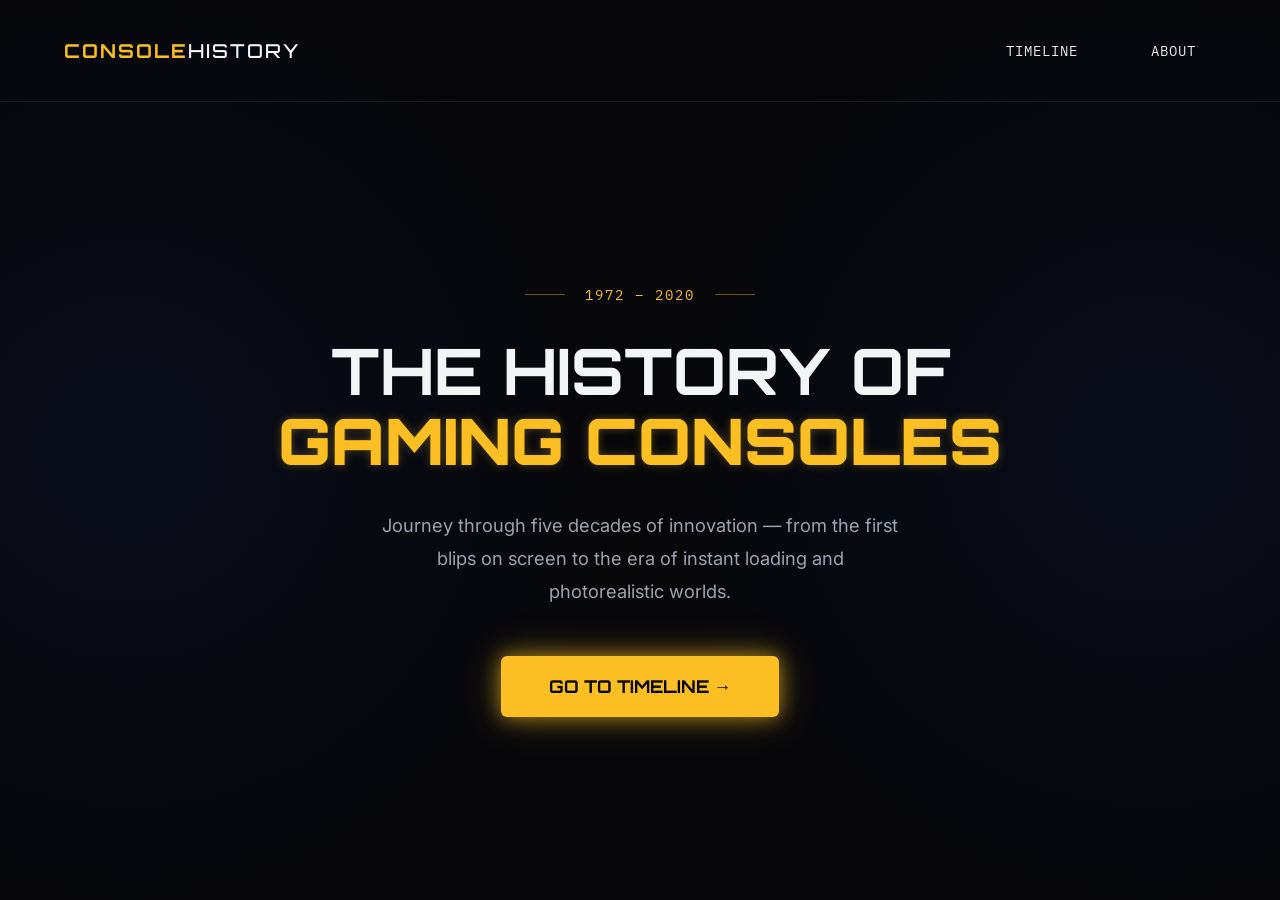
<file: index.html>
<!DOCTYPE html>
<html lang="en">
<head>
    <meta charset="UTF-8">
    <meta name="viewport" content="width=device-width, initial-scale=1.0">
    <title>History of Games - Welcome</title>
    <!-- Google Fonts for Typography -->
    <link rel="preconnect" href="https://fonts.googleapis.com">
    <link rel="preconnect" href="https://fonts.gstatic.com" crossorigin>
    <link href="https://fonts.googleapis.com/css2?family=IBM+Plex+Mono:wght@400;500;600&family=JetBrains+Mono:wght@400;700&family=Orbitron:wght@500;700;900&family=Inter:wght@300;400;600&display=swap" rel="stylesheet">
    <link rel="stylesheet" href="style.css">
    <link rel="stylesheet" href="landing.css">
</head>
<body class="landing-body">
    <!-- Header Navigation -->
    <header class="top-header">
        <a href="index.html" class="logo" style="text-decoration:none;">CONSOLE<span>HISTORY</span></a>
        <nav class="nav-links">
            <a href="timeline.html">Timeline</a>
            <a href="about.html">About</a>
        </nav>
    </header>

    <main class="landing-container">
        <div class="landing-content">
            <div class="landing-years">1972 &ndash; 2020</div>
            <h1 class="landing-title">
                <span class="landing-title-white">The History of</span><br>
                <span class="landing-title-yellow">Gaming Consoles</span>
            </h1>
            <p class="landing-subtitle">
                Journey through five decades of innovation &mdash; from the first<br>
                blips on screen to the era of instant loading and<br>
                photorealistic worlds.
            </p>
            <a href="timeline.html" class="cta-button landing-btn">Go to Timeline &rarr;</a>
        </div>
    </main>
</body>
</html>
</file>
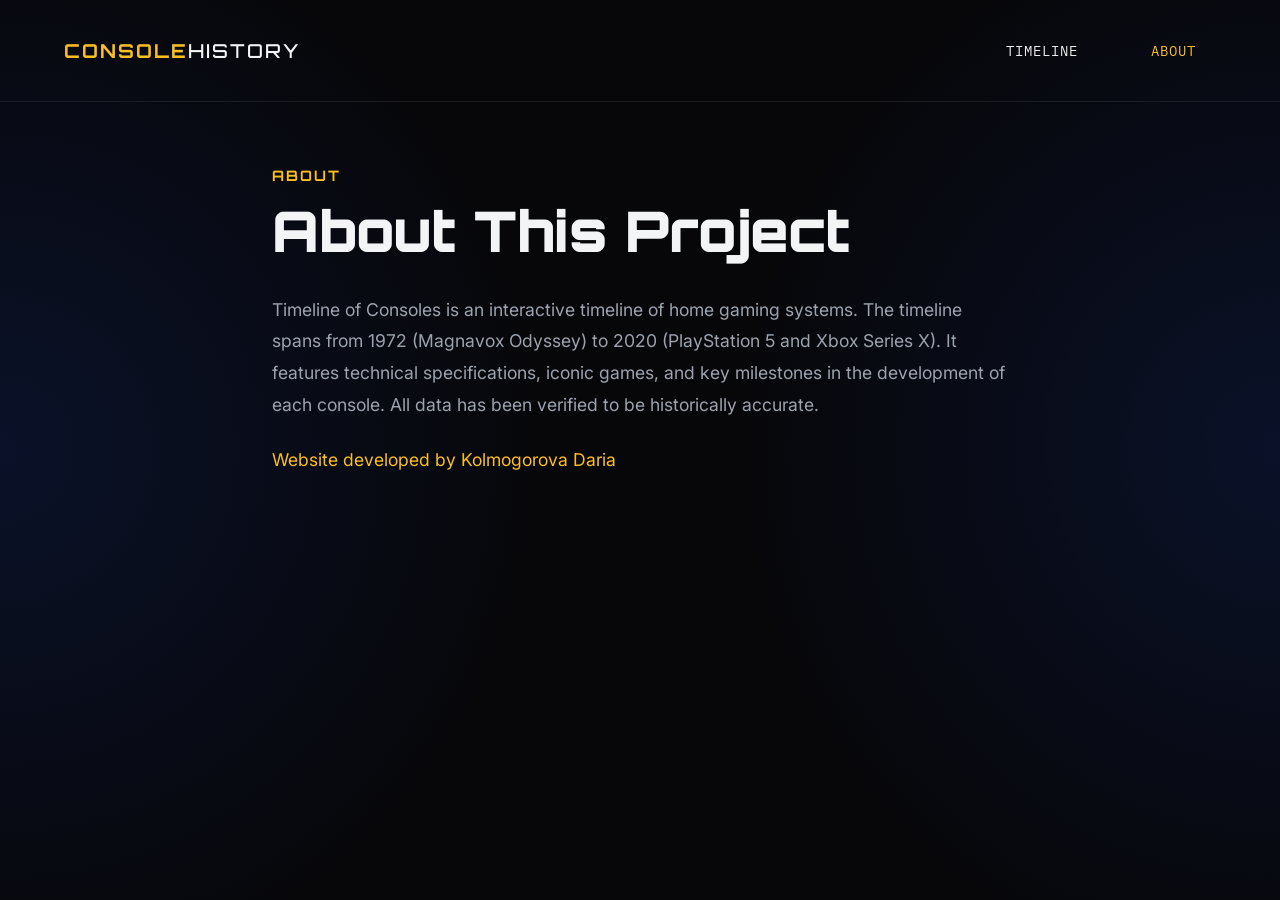
<file: about.html>
<!DOCTYPE html>
<html lang="en">
<head>
    <meta charset="UTF-8">
    <meta name="viewport" content="width=device-width, initial-scale=1.0">
    <title>About - History of Games</title>
    <!-- Google Fonts for Typography -->
    <link rel="preconnect" href="https://fonts.googleapis.com">
    <link rel="preconnect" href="https://fonts.gstatic.com" crossorigin>
    <link href="https://fonts.googleapis.com/css2?family=IBM+Plex+Mono:wght@400;500;600&family=JetBrains+Mono:wght@400;700&family=Orbitron:wght@500;700;900&family=Inter:wght@300;400;600&display=swap" rel="stylesheet">
    <link rel="stylesheet" href="style.css">
    <link rel="stylesheet" href="about.css">
</head>
<body class="about-body">

    <!-- Header Navigation -->
    <header class="top-header">
        <a href="index.html" class="logo" style="text-decoration:none;">CONSOLE<span>HISTORY</span></a>
        <nav class="nav-links">
            <a href="timeline.html">Timeline</a>
            <a href="about.html" class="active">About</a>
        </nav>
    </header>

    <main class="about-container">
        <div class="about-subtitle">ABOUT</div>
        <h1 class="about-title">About This Project</h1>
        
        <p class="about-text">
            Timeline of Consoles is an interactive timeline of home gaming systems. The timeline spans from 1972 (Magnavox Odyssey) to 2020 (PlayStation 5 and Xbox Series X). It features technical specifications, iconic games, and key milestones in the development of each console. All data has been verified to be historically accurate.
        </p>

        <p class="about-text" style="color: var(--accent-yellow);">
            Website developed by Kolmogorova Daria
        </p>
    </main>

</body>
</html>
</file>
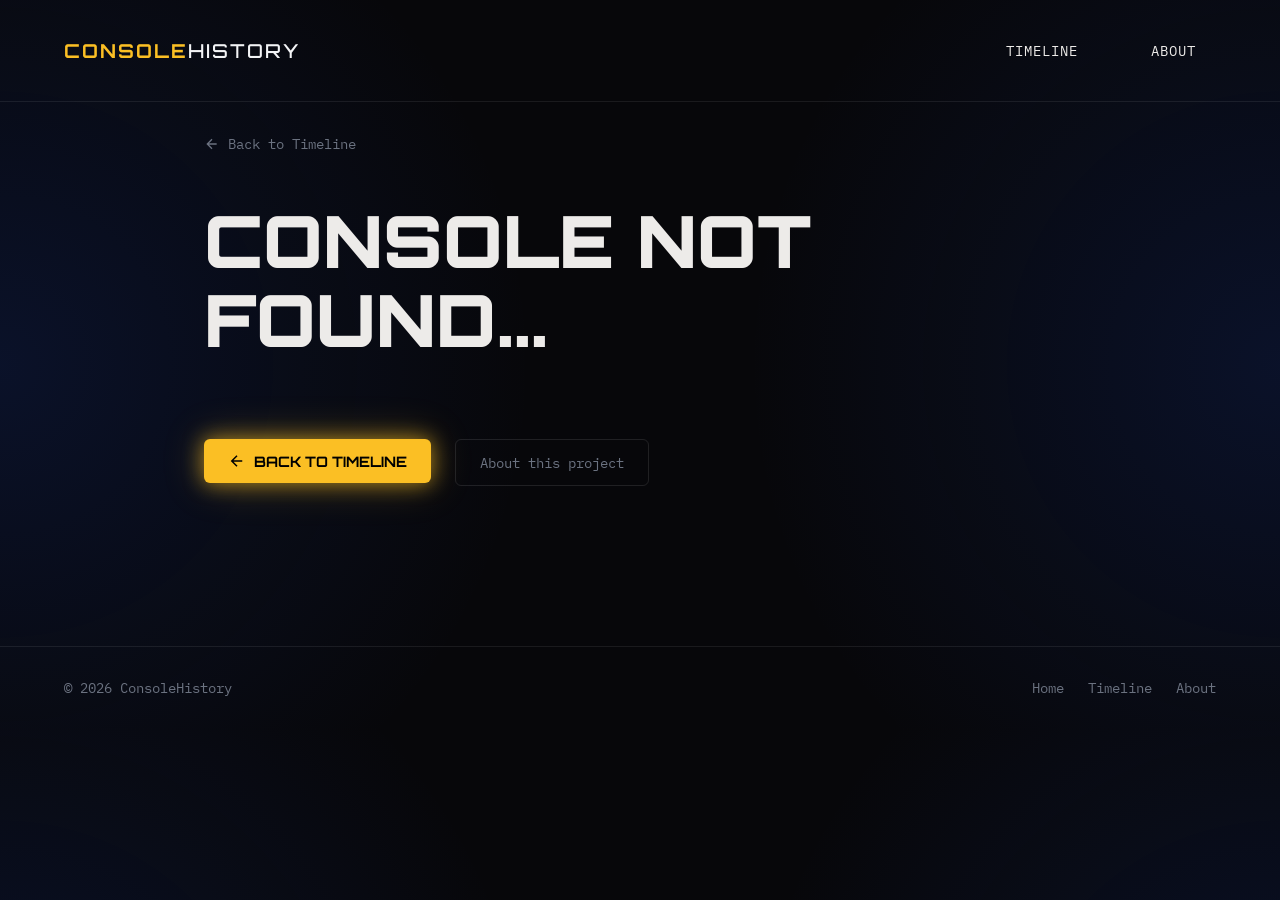
<file: learn-more.html>
<!DOCTYPE html>
<html lang="en">
<head>
    <meta charset="UTF-8">
    <meta name="viewport" content="width=device-width, initial-scale=1.0">
    <title>Learn More - History of Games</title>
    <!-- Google Fonts for Typography -->
    <link rel="preconnect" href="https://fonts.googleapis.com">
    <link rel="preconnect" href="https://fonts.gstatic.com" crossorigin>
    <link href="https://fonts.googleapis.com/css2?family=IBM+Plex+Mono:wght@400;500;600&family=JetBrains+Mono:wght@400;700&family=Orbitron:wght@500;700;900&family=Inter:wght@300;400;600&display=swap" rel="stylesheet">
    <link rel="stylesheet" href="style.css">
    <link rel="stylesheet" href="learn-more.css">
</head>
<body class="learn-more-body">
    <!-- Header Navigation -->
    <header class="top-header">
        <a href="index.html" class="logo" style="text-decoration:none;">CONSOLE<span>HISTORY</span></a>
        <nav class="nav-links">
            <a href="timeline.html">Timeline</a>
            <a href="#">About</a>
        </nav>
    </header>

    <main class="lm-container">
        <a href="timeline.html" class="lm-back-link">
            <svg width="16" height="16" viewBox="0 0 24 24" fill="none" stroke="currentColor" stroke-width="2"><path d="M19 12H5M12 19l-7-7 7-7"/></svg>
            Back to Timeline
        </a>

        <div id="lm-dynamic-content"></div>

        <div class="lm-footer-actions">
            <a href="timeline.html" class="cta-button lm-btn-back">
                <svg width="18" height="18" viewBox="0 0 24 24" fill="none" stroke="currentColor" stroke-width="2"><path d="M19 12H5M12 19l-7-7 7-7"/></svg>
                Back to Timeline
            </a>
            <a href="#" class="lm-btn-secondary">About this project</a>
        </div>
    </main>

    <footer class="lm-footer">
        <div class="lm-footer-left">© 2026 ConsoleHistory</div>
        <div class="lm-footer-right">
            <a href="#">Home</a>
            <a href="timeline.html">Timeline</a>
            <a href="#">About</a>
        </div>
    </footer>

    <script src="learnMoreData.js"></script>
    <script src="learn-more.js"></script>
</body>
</html>
</file>
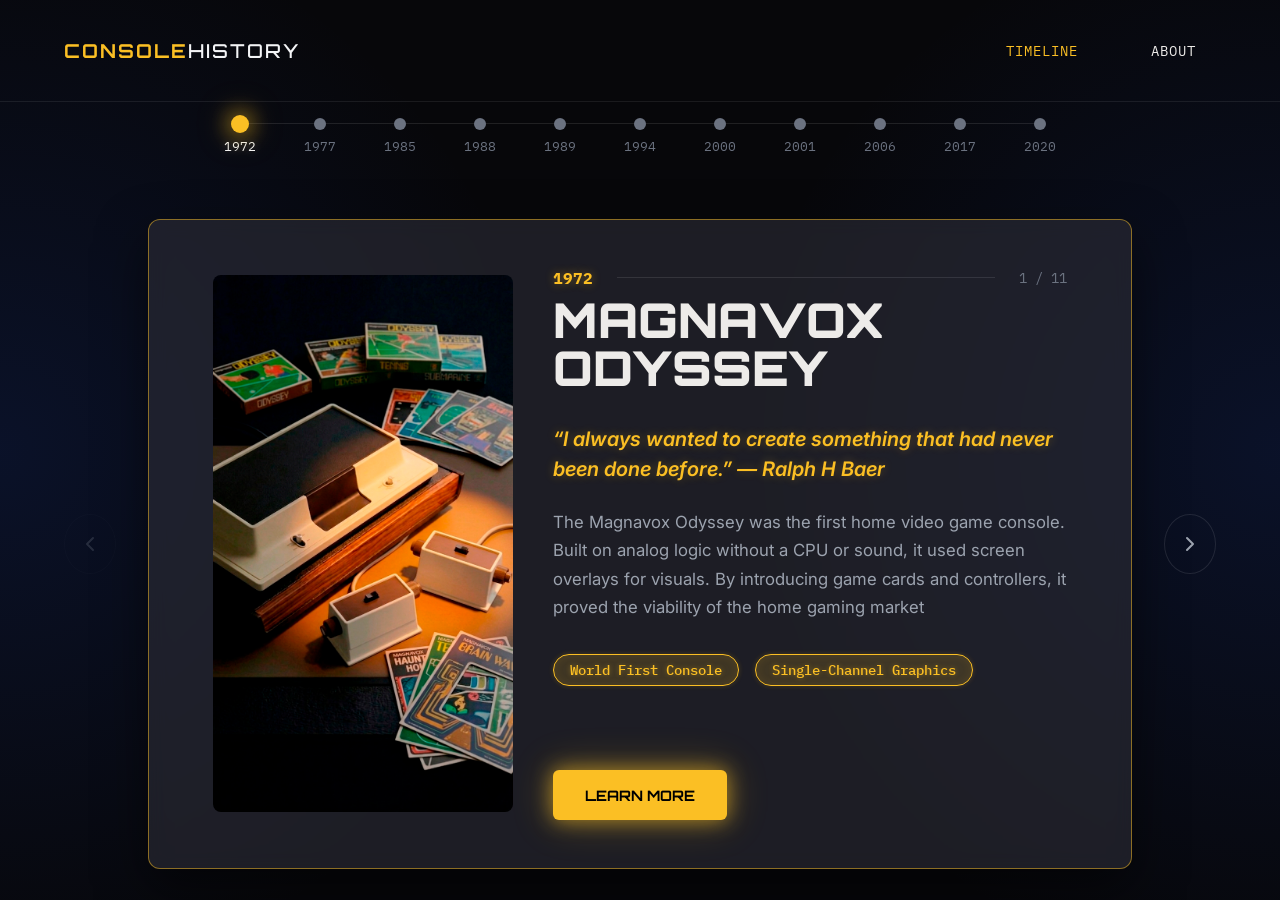
<file: timeline.html>
<!DOCTYPE html>
<html lang="en">

<head>
    <meta charset="UTF-8">
    <meta name="viewport" content="width=device-width, initial-scale=1.0">
    <title>History of Games - Timeline</title>
    <!-- Google Fonts for Typography -->
    <link rel="preconnect" href="https://fonts.googleapis.com">
    <link rel="preconnect" href="https://fonts.gstatic.com" crossorigin>
    <link
        href="https://fonts.googleapis.com/css2?family=IBM+Plex+Mono:wght@400;500;600&family=JetBrains+Mono:wght@400;700&family=Orbitron:wght@500;700;900&family=Inter:wght@300;400;600&display=swap"
        rel="stylesheet">
    <link rel="stylesheet" href="style.css">
</head>

<body>

    <!-- Header Navigation -->
    <header class="top-header">
        <a href="index.html" class="logo" style="text-decoration:none;">CONSOLE<span>HISTORY</span></a>
        <nav class="nav-links">
            <a href="timeline.html" class="active">Timeline</a>
            <a href="about.html">About</a>
        </nav>
    </header>

    <!-- Top Timeline Node Navigation -->
    <nav class="timeline-nav" id="timelineNav">
        <div class="progress-line-bg"></div>
        <div class="progress-line" id="progressLine"></div>
        <!-- Nodes will be injected here via JavaScript -->
    </nav>

    <!-- Central Carousel Container -->
    <main class="carousel-container">

        <!-- Navigation Arrows (Left/Right) -->
        <button class="nav-arrow left" id="prevBtn" aria-label="Previous Era">
            <svg width="24" height="24" viewBox="0 0 24 24" fill="none" xmlns="http://www.w3.org/2000/svg">
                <path d="M15 18L9 12L15 6" stroke="currentColor" stroke-width="2" stroke-linecap="round"
                    stroke-linejoin="round" />
            </svg>
        </button>

        <!-- Dynamic Card Wrapper -->
        <div class="card-wrapper" id="cardWrapper">
            <!-- The Active Card will be injected here via JavaScript -->
        </div>

        <button class="nav-arrow right" id="nextBtn" aria-label="Next Era">
            <svg width="24" height="24" viewBox="0 0 24 24" fill="none" xmlns="http://www.w3.org/2000/svg">
                <path d="M9 18L15 12L9 6" stroke="currentColor" stroke-width="2" stroke-linecap="round"
                    stroke-linejoin="round" />
            </svg>
        </button>

    <script src="main.js"></script>
</body>

</html>
</file>
<file: style.css>
/* --- Design Tokens --- */
:root {
    /* Colors */
    --bg-dark: #07070a;
    --bg-glow: rgba(29, 78, 216, 0.15);
    /* Deep Blue Edge Glow */
    --accent-yellow: #fbbf24;
    --accent-yellow-glow: rgba(251, 191, 36, 0.4);

    --text-primary: #f3f4f6;
    --text-secondary: #9ca3af;
    --text-muted: #6b7280;

    --card-bg: rgba(45, 45, 55, 0.6);
    /* Lightened to differentiate from main bg */
    --card-border: rgba(255, 255, 255, 0.1);

    /* Typography */
    --font-heading: 'Orbitron', sans-serif;
    --font-mono: 'IBM Plex Mono', monospace;
    /* Updated for dotted zeros */
    --font-body: 'Inter', sans-serif;
}

/* --- Global Reset & Base --- */
* {
    margin: 0;
    padding: 0;
    box-sizing: border-box;
    -webkit-font-smoothing: antialiased;
}

body {
    background-color: var(--bg-dark);
    color: var(--text-primary);
    font-family: var(--font-body);
    width: 100vw;
    height: 100vh;
    overflow: hidden;
    /* Prevent default scrolling */
    display: flex;
    flex-direction: column;

    /* Radial Edge Glow Effect */
    background-image: radial-gradient(circle at 0% 50%, var(--bg-glow) 0%, transparent 40%),
        radial-gradient(circle at 100% 50%, var(--bg-glow) 0%, transparent 40%);
}

button {
    background: none;
    border: none;
    cursor: pointer;
    font-family: inherit;
    color: inherit;
}

/* --- Header Navigation --- */
.top-header {
    display: flex;
    justify-content: space-between;
    align-items: center;
    padding: 2rem 4rem;
    border-bottom: 1px solid rgba(255, 255, 255, 0.08);
    /* Separator between header and timeline */
    z-index: 10;
}

.logo {
    font-family: var(--font-heading);
    font-size: 1.2rem;
    font-weight: 700;
    letter-spacing: 2px;
    color: var(--accent-yellow);
}

.logo span {
    color: var(--text-primary);
    font-weight: 500;
}

.nav-links {
    display: flex;
    gap: 2rem;
    font-family: var(--font-mono);
    font-size: 0.9rem;
}

.nav-links a {
    color: #edebe9;
    text-decoration: none;
    padding: 0.5rem 1.2rem;
    border: 1px solid transparent;
    border-radius: 6px;
    transition: all 0.3s ease;
    text-transform: uppercase;
    letter-spacing: 1px;
}

.nav-links a.active {
    color: var(--accent-yellow);
    background-color: transparent;
    border-color: transparent;
}

.nav-links a:hover {
    background-color: var(--accent-yellow);
    border-color: var(--accent-yellow);
    color: var(--bg-dark);
}

/* --- Top Timeline Nodes --- */
.timeline-nav {
    display: flex;
    justify-content: center;
    align-items: center;
    gap: 3rem;
    padding: 1rem 0 2rem 0;
    margin: 0 4rem;
    position: relative;
    z-index: 10;
}

/* Background Gray Line */
.progress-line-bg {
    position: absolute;
    top: 1rem;
    /* Aligned with dots */
    left: 0;
    right: 0;
    height: 1px;
    background: rgba(255, 255, 255, 0.1);
    z-index: -2;
    transform: translateY(5px);
}

/* Active Golden String */
.progress-line {
    position: absolute;
    top: 1rem;
    left: 0;
    height: 1px;
    background: var(--accent-yellow);
    box-shadow: 0 0 10px var(--accent-yellow);
    z-index: -1;
    transform: translateY(5px);
    transition: width 0.4s cubic-bezier(0.175, 0.885, 0.32, 1.275);
    width: 0%;
    /* Updated via JS */
}

.timeline-node {
    display: flex;
    flex-direction: column;
    align-items: center;
    gap: 0.5rem;
    color: var(--text-muted);
    font-family: var(--font-mono);
    font-size: 0.8rem;
    transition: all 0.3s ease;
    position: relative;
    /* Setup for dot overlay */
}

.timeline-node .dot {
    width: 12px;
    height: 12px;
    border-radius: 50%;
    background-color: var(--text-muted);
    transition: all 0.4s cubic-bezier(0.175, 0.885, 0.32, 1.275);
}

.timeline-node.active p {
    color: var(--text-primary);
    text-shadow: 0 0 10px rgba(255, 255, 255, 0.3);
}

.timeline-node.active .dot {
    background-color: var(--accent-yellow);
    box-shadow: 0 0 15px var(--accent-yellow), 0 0 25px var(--accent-yellow-glow);
    transform: scale(1.5);
}


/* --- Central Carousel Container --- */
.carousel-container {
    flex: 1;
    display: flex;
    align-items: center;
    justify-content: center;
    position: relative;
    padding: 0 4rem;
}

/* Navigation Arrows */
.nav-arrow {
    width: 60px;
    height: 60px;
    border-radius: 50%;
    border: 1px solid var(--card-border);
    display: flex;
    align-items: center;
    justify-content: center;
    color: var(--text-secondary);
    transition: all 0.3s ease;
    z-index: 10;
}

.nav-arrow:hover {
    border-color: var(--text-primary);
    color: var(--text-primary);
    background: rgba(255, 255, 255, 0.05);
}

.nav-arrow:disabled {
    opacity: 0.2;
    cursor: not-allowed;
}


/* --- Milestone Card --- */
.card-wrapper {
    width: 100%;
    max-width: 1000px;
    height: 75vh;
    max-height: 650px;
    min-height: 450px;
    margin: 0 2rem;
    position: relative;
    perspective: 1000px;
}

.milestone-card {
    position: absolute;
    top: 0;
    left: 0;
    width: 100%;
    height: 100%;
    background: var(--card-bg);
    border: 1px solid rgba(251, 191, 36, 0.5);
    /* Distinct golden border */
    border-radius: 12px;
    padding: 3rem 4rem;
    display: flex;
    flex-direction: column;
    backdrop-filter: blur(10px);
    box-shadow: 0 20px 50px rgba(0, 0, 0, 0.5);
    overflow-y: auto; /* Ensure content is scrollable if it exceeds screen height */
    
    /* Scrollbar styling for the card */
    scrollbar-width: thin;
    scrollbar-color: rgba(251, 191, 36, 0.3) transparent;

    /* Animation States */
    opacity: 0;
    transform: translateY(30px) scale(0.95);
    transition: opacity 0.6s ease, transform 0.6s cubic-bezier(0.2, 0.8, 0.2, 1);
    pointer-events: none;
}

.milestone-card::-webkit-scrollbar {
    width: 6px;
}
.milestone-card::-webkit-scrollbar-track {
    background: transparent;
}
.milestone-card::-webkit-scrollbar-thumb {
    background: rgba(251, 191, 36, 0.3);
    border-radius: 3px;
}
.milestone-card::-webkit-scrollbar-thumb:hover {
    background: rgba(251, 191, 36, 0.5);
}

.milestone-card.active {
    opacity: 1;
    transform: translateY(0) scale(1);
    pointer-events: auto;
}

/* Card Layout Structure */
.card-layout {
    display: flex;
    gap: 40px;
    align-items: center;
    height: 100%;
    min-height: min-content;
}

/* Card Content Sub-Layout */
.card-content {
    display: flex;
    flex-direction: column;
    flex: 1;
    height: 100%;
}

/* Card Image Section */
.card-image-container {
    flex-shrink: 0;
    width: 300px;
    display: flex;
    align-items: center;
    justify-content: center;
}

.card-image {
    max-width: 100%;
    height: auto;
    object-fit: contain;
    border-radius: 8px;
}

/* Card Typography & Elements */
.card-header {
    display: flex;
    align-items: center;
    gap: 1.5rem;
    margin-bottom: 0.5rem;
    font-family: var(--font-mono);
}

.card-header .year {
    color: var(--accent-yellow);
    font-size: 1rem;
    font-weight: 700;
    text-shadow: 0 0 10px var(--accent-yellow-glow);
}

.card-header .header-line {
    flex: 1;
    height: 1px;
    background: rgba(255, 255, 255, 0.1);
}

.card-header .index {
    color: var(--text-muted);
    font-size: 0.9rem;
}

.card-title {
    font-family: var(--font-heading);
    font-size: 3rem;
    /* Sized down slightly to fit */
    line-height: 1;
    margin-bottom: 2rem;
    color: #edebe9;
    /* More visible gray watermark */
    text-transform: uppercase;
    font-weight: 900;
}

.card-quote {
    font-size: 1.25rem;
    font-style: italic;
    font-weight: 600;
    color: var(--accent-yellow);
    margin-bottom: 1.5rem;
    line-height: 1.5;
    text-shadow: 0 0 10px rgba(251, 191, 36, 0.3);
}

.card-desc {
    color: var(--text-secondary);
    font-size: 1.05rem;
    line-height: 1.7;
    margin-bottom: 2rem;
}

/* Tags */
.tags-container {
    display: flex;
    flex-wrap: wrap;
    gap: 1rem;
    margin-bottom: 2.5rem;
}

.tag {
    font-family: var(--font-mono);
    font-size: 0.85rem;
    font-weight: 500;
    color: var(--accent-yellow);
    border: 1px solid var(--accent-yellow);
    padding: 0.4rem 1rem;
    border-radius: 30px;
    background: rgba(251, 191, 36, 0.15);
    /* Dark gold filler */
    box-shadow: inset 0 0 10px rgba(251, 191, 36, 0.1), 0 0 5px rgba(251, 191, 36, 0.2);
    text-shadow: 0 0 5px rgba(251, 191, 36, 0.4);
}

/* Call to Action Button */
.cta-button {
    background: var(--accent-yellow);
    color: #000;
    font-family: var(--font-heading);
    /* Orbitron for strong tech feel */
    font-weight: 700;
    font-size: 0.9rem;
    text-transform: uppercase;
    padding: 1rem 2rem;
    border-radius: 6px;
    align-self: flex-start;
    transition: all 0.3s ease;
    box-shadow: 0 0 20px rgba(251, 191, 36, 0.6), 0 0 40px rgba(251, 191, 36, 0.3);
    margin-top: auto;
}

.cta-button:hover {
    transform: translateY(-2px);
    box-shadow: 0 0 25px rgba(251, 191, 36, 0.8);
    background: #fff;
}

/* --- Responsive Design --- */
@media (max-width: 1024px) {
    .card-layout {
        gap: 20px;
    }
    .card-title {
        font-size: 2.2rem;
    }
    .card-image-container {
        width: 250px;
    }
}

@media (max-width: 768px) {
    .top-header {
        padding: 1.5rem 2rem;
    }
    .timeline-nav {
        margin: 0 2rem;
        gap: 1.5rem;
    }
    .carousel-container {
        padding: 0 2rem;
    }
    .card-wrapper {
        margin: 0;
        height: 80vh;
    }
    .milestone-card {
        padding: 2rem;
    }
    .card-layout {
        flex-direction: column;
        align-items: flex-start;
        height: auto;
    }
    .card-image-container {
        width: 100%;
        max-width: 300px;
        margin: 0 auto 1rem auto;
    }
    .card-title {
        font-size: 1.6rem;
        margin-bottom: 1rem;
    }
    .card-desc {
        font-size: 0.95rem;
        margin-bottom: 1.5rem;
    }
    .cta-button {
        margin-top: 2rem;
    }
    
    /* Navigation Arrows adjustment for narrow screens */
    .nav-arrow {
        width: 40px;
        height: 40px;
        position: absolute;
        bottom: -50px;
        border: none;
    }
    .nav-arrow.left {
        left: 20%;
    }
    .nav-arrow.right {
        right: 20%;
        left: auto;
    }
}

/* --- Modal --- */
.modal {
    display: none; 
    position: fixed; 
    z-index: 100; 
    left: 0; 
    top: 0; 
    width: 100%; 
    height: 100%; 
    background-color: rgba(0,0,0,0.8);
    backdrop-filter: blur(5px);
    justify-content: center;
    align-items: center;
}
.modal.show {
    display: flex;
}
.modal-content {
    background: var(--card-bg);
    border: 1px solid var(--accent-yellow);
    border-radius: 12px;
    width: 80%;
    max-width: 900px;
    max-height: 80vh;
    overflow-y: auto;
    padding: 2.5rem;
    position: relative;
    box-shadow: 0 0 30px rgba(0,0,0,0.8);
    scrollbar-width: thin;
    scrollbar-color: rgba(251, 191, 36, 0.5) transparent;
}
.modal-content::-webkit-scrollbar { width: 8px; }
.modal-content::-webkit-scrollbar-thumb { background: rgba(251, 191, 36, 0.5); border-radius: 4px; }
.close-btn {
    position: absolute;
    top: 1rem;
    right: 1.5rem;
    color: var(--text-muted);
    font-size: 2rem;
    cursor: pointer;
    transition: color 0.3s;
}
.close-btn:hover {
    color: var(--accent-yellow);
}
.tech-table {
    width: 100%;
    border-collapse: collapse;
    margin: 1.5rem 0;
    font-size: 0.9rem;
}
.tech-table th, .tech-table td {
    border: 1px solid rgba(255, 255, 255, 0.1);
    padding: 10px;
    text-align: left;
}
.tech-table th {
    background: rgba(255, 255, 255, 0.05);
    color: var(--accent-yellow);
    font-family: var(--font-mono);
}
#modalBody p { line-height: 1.6; margin-bottom: 1rem; color: var(--text-secondary); }
#modalBody h4 { color: var(--accent-yellow); margin-top: 1.5rem; margin-bottom: 0.5rem; font-size: 1.2rem; }
#modalBody ul { margin-left: 1.5rem; margin-bottom: 1rem; line-height: 1.6; color: var(--text-secondary); }
#modalBody li { margin-bottom: 0.5rem; }
#modalBody strong { color: var(--text-primary); }
</file>
<file: landing.css>
/* --- Landing Page specific styles --- */

.landing-body {
    background-color: var(--bg-dark);
    color: var(--text-primary);
    font-family: var(--font-body);
    width: 100vw;
    height: 100vh;
    overflow: hidden;
    display: flex;
    flex-direction: column;

    /* Radial Edge Glow Effect */
    background-image: radial-gradient(circle at 10% 50%, rgba(29, 78, 216, 0.08) 0%, transparent 40%),
        radial-gradient(circle at 90% 50%, rgba(29, 78, 216, 0.08) 0%, transparent 40%);
}

.landing-container {
    flex: 1;
    display: flex;
    align-items: center;
    justify-content: center;
    text-align: center;
    padding: 0 4rem;
}

.landing-content {
    display: flex;
    flex-direction: column;
    align-items: center;
    max-width: 800px;
}

.landing-years {
    color: var(--accent-yellow);
    font-family: var(--font-mono);
    font-size: 0.9rem;
    letter-spacing: 2px;
    margin-bottom: 2rem;
    position: relative;
    display: inline-block;
}

.landing-years::before,
.landing-years::after {
    content: "";
    position: absolute;
    top: 50%;
    width: 40px;
    height: 1px;
    background-color: rgba(251, 191, 36, 0.4);
}

.landing-years::before {
    left: -60px;
}

.landing-years::after {
    right: -60px;
}

.landing-title {
    font-family: var(--font-heading);
    line-height: 1.1;
    margin-bottom: 2rem;
    text-transform: uppercase;
}

.landing-title-white {
    color: #f3f4f6;
    font-size: 4rem;
    font-weight: 700;
}

.landing-title-yellow {
    color: var(--accent-yellow);
    font-size: 4rem;
    font-weight: 900;
    text-shadow: 0 0 10px rgba(251, 191, 36, 0.3);
    white-space: nowrap;
}

.landing-subtitle {
    color: var(--text-secondary);
    font-size: 1.15rem;
    line-height: 1.8;
    margin-bottom: 3rem;
    max-width: 650px;
}

.landing-btn {
    font-size: 1.1rem;
    padding: 1.2rem 3rem;
    display: inline-flex;
    align-items: center;
    gap: 0.5rem;
    text-decoration: none;
    align-self: center;
}

@media (max-width: 768px) {
    .landing-title-white,
    .landing-title-yellow {
        font-size: 2.5rem;
    }
    .landing-subtitle {
        font-size: 1rem;
    }
    .landing-years::before {
        left: -40px;
        width: 30px;
    }
    .landing-years::after {
        right: -40px;
        width: 30px;
    }
}
</file>
<file: about.css>
/* --- About Page Specific Styles --- */

.about-body {
    overflow-y: auto;
    display: flex;
    flex-direction: column;
    height: 100vh;
}

.about-container {
    max-width: 800px;
    margin: 4rem auto;
    padding: 0 2rem;
    width: 100%;
    display: flex;
    flex-direction: column;
    align-items: flex-start;
}

.about-subtitle {
    color: var(--accent-yellow);
    font-family: var(--font-heading);
    font-size: 0.9rem;
    font-weight: 700;
    text-transform: uppercase;
    letter-spacing: 2px;
    margin-bottom: 1rem;
}

.about-title {
    font-family: var(--font-heading);
    font-size: 3.5rem;
    line-height: 1.1;
    color: var(--text-primary);
    text-transform: capitalize;
    font-weight: 900;
    margin-bottom: 2rem;
}

.about-text {
    color: var(--text-secondary);
    font-size: 1.1rem;
    line-height: 1.8;
    margin-bottom: 1.5rem;
}

@media (max-width: 768px) {
    .about-container {
        margin: 2rem auto;
    }
    .about-title {
        font-size: 2.5rem;
    }
    .about-text {
        font-size: 1rem;
    }
}
</file>
<file: learn-more.css>
/* --- Learn More Page Specific Styles --- */

.learn-more-body {
    overflow-y: auto;
    display: block;
    height: auto;
}

.lm-container {
    max-width: 1000px;
    margin: 0 auto;
    padding: 2rem 4rem 6rem;
}

.lm-back-link {
    display: inline-flex;
    align-items: center;
    gap: 0.5rem;
    color: var(--text-muted);
    font-family: var(--font-mono);
    text-decoration: none;
    font-size: 0.9rem;
    margin-bottom: 3rem;
    transition: color 0.3s ease;
}

.lm-back-link:hover {
    color: var(--text-primary);
}

.lm-header-section {
    margin-bottom: 3rem;
}

.lm-year-wrap {
    display: flex;
    align-items: center;
    gap: 1.5rem;
    margin-bottom: 1rem;
    font-family: var(--font-mono);
}

.lm-year {
    color: var(--accent-yellow);
    font-size: 1.2rem;
    font-weight: 700;
    text-shadow: 0 0 10px var(--accent-yellow-glow);
}

.lm-year-line {
    flex: 1;
    height: 1px;
    background: rgba(255, 255, 255, 0.1);
}

.lm-title {
    font-family: var(--font-heading);
    font-size: 4.5rem;
    line-height: 1.1;
    color: #edebe9;
    text-transform: uppercase;
    font-weight: 900;
    margin-bottom: 1.5rem;
}

.lm-quote {
    font-size: 1.4rem;
    font-style: italic;
    font-weight: 600;
    color: var(--accent-yellow);
    margin-bottom: 2rem;
    line-height: 1.5;
    text-shadow: 0 0 10px rgba(251, 191, 36, 0.3);
}

.lm-tags {
    margin-bottom: 0;
}

.lm-specs-grid {
    display: grid;
    grid-template-columns: repeat(4, 1fr);
    gap: 1.5rem;
    margin-bottom: 4rem;
}

.lm-spec-card {
    background: var(--card-bg);
    border: 1px solid rgba(251, 191, 36, 0.3);
    border-radius: 8px;
    padding: 1.5rem;
    backdrop-filter: blur(10px);
    display: flex;
    flex-direction: column;
    gap: 0.8rem;
    box-shadow: 0 5px 15px rgba(0,0,0,0.3);
}

.lm-spec-title {
    display: flex;
    align-items: center;
    gap: 0.6rem;
    font-family: var(--font-mono);
    font-size: 0.85rem;
    color: var(--accent-yellow);
    text-transform: uppercase;
    font-weight: 600;
}

.lm-spec-value {
    color: var(--text-primary);
    font-size: 0.95rem;
    line-height: 1.4;
}

.lm-section {
    margin-bottom: 4rem;
}

.lm-section-title {
    display: flex;
    align-items: center;
    gap: 1.5rem;
    font-family: var(--font-heading);
    font-size: 1.5rem;
    color: rgba(255, 255, 255, 0.15);
    text-transform: uppercase;
    font-weight: 700;
    margin-bottom: 2rem;
}

.lm-section-title span {
    white-space: nowrap;
}

.lm-section-line {
    flex: 1;
    height: 1px;
    background: rgba(255, 255, 255, 0.08);
}

.lm-section-content p {
    color: var(--text-secondary);
    font-size: 1.1rem;
    line-height: 1.8;
    margin-bottom: 1.5rem;
}

.lm-section-content p:last-child {
    margin-bottom: 0;
}

.lm-games-grid {
    display: grid;
    grid-template-columns: repeat(2, 1fr);
    gap: 1.5rem;
}

.lm-game-card {
    background: var(--card-bg);
    border: 1px solid rgba(251, 191, 36, 0.3);
    border-radius: 8px;
    padding: 2rem;
    backdrop-filter: blur(10px);
    box-shadow: 0 5px 15px rgba(0,0,0,0.3);
}

.lm-game-title {
    font-family: var(--font-heading);
    font-size: 1.3rem;
    color: var(--accent-yellow);
    margin-bottom: 1rem;
}

.lm-game-desc {
    color: var(--text-secondary);
    font-size: 1rem;
    line-height: 1.6;
}

.lm-footer-actions {
    display: flex;
    align-items: center;
    gap: 1.5rem;
    margin-bottom: 4rem;
    margin-top: 5rem;
}

.lm-btn-back {
    display: inline-flex;
    align-items: center;
    gap: 0.5rem;
    margin-top: 0;
    padding: 0.8rem 1.5rem;
    text-decoration: none;
}

.lm-btn-secondary {
    display: inline-block;
    padding: 0.8rem 1.5rem;
    border: 1px solid rgba(255, 255, 255, 0.1);
    border-radius: 6px;
    color: var(--text-muted);
    font-family: var(--font-mono);
    font-size: 0.9rem;
    text-decoration: none;
    transition: all 0.3s ease;
}

.lm-btn-secondary:hover {
    border-color: rgba(255, 255, 255, 0.3);
    color: var(--text-primary);
    background: rgba(255, 255, 255, 0.05);
}

.lm-footer {
    border-top: 1px solid rgba(255, 255, 255, 0.08);
    padding: 2rem 4rem;
    display: flex;
    justify-content: space-between;
    align-items: center;
    color: var(--text-muted);
    font-family: var(--font-mono);
    font-size: 0.85rem;
}

.lm-footer-right {
    display: flex;
    gap: 1.5rem;
}

.lm-footer-right a {
    color: var(--text-muted);
    text-decoration: none;
    transition: color 0.3s ease;
}

.lm-footer-right a:hover {
    color: var(--text-primary);
}

/* Responsive adjustments for Learn More */
@media (max-width: 1024px) {
    .lm-specs-grid {
        grid-template-columns: repeat(2, 1fr);
    }
}

@media (max-width: 768px) {
    .lm-container {
        padding: 2rem;
    }
    .lm-title {
        font-size: 3rem;
    }
    .lm-quote {
        font-size: 1.2rem;
    }
    .lm-specs-grid, .lm-games-grid {
        grid-template-columns: 1fr;
    }
    .lm-footer {
        flex-direction: column;
        gap: 1rem;
        padding: 2rem;
    }
}
</file>
